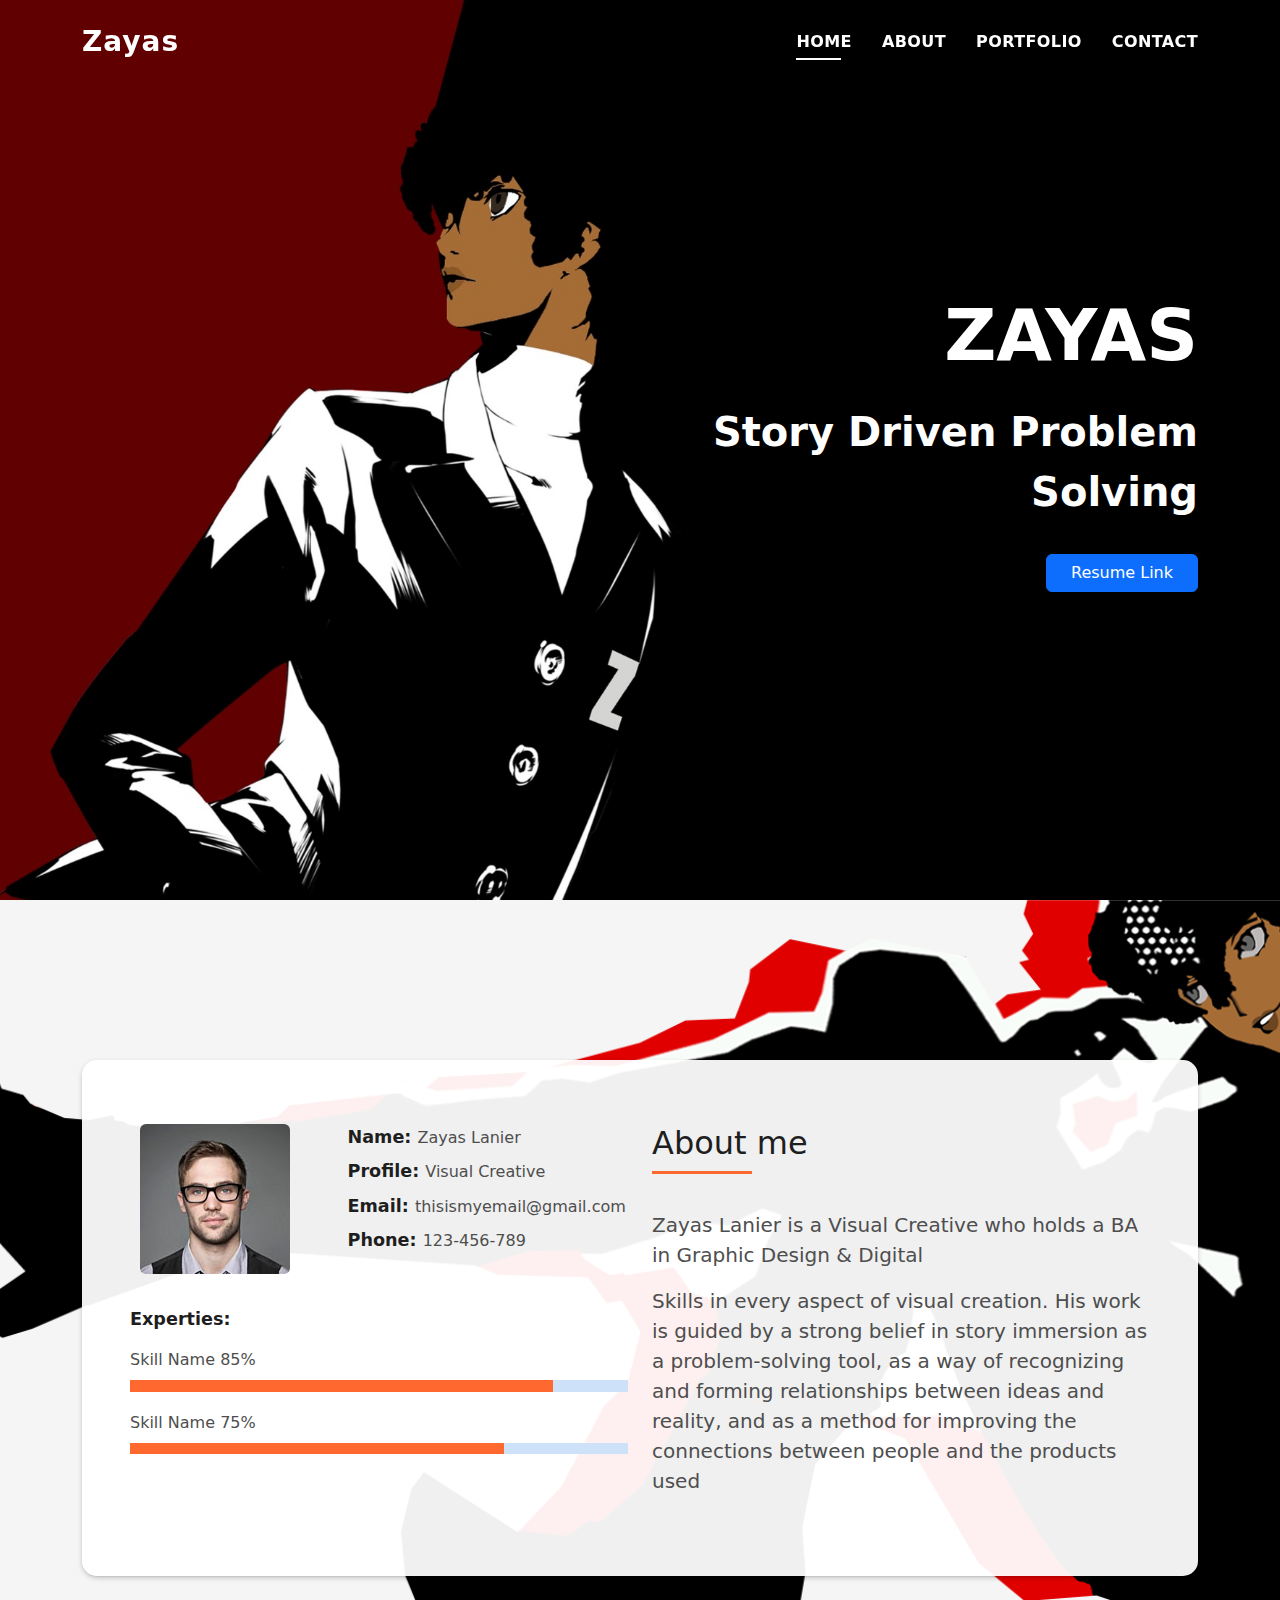
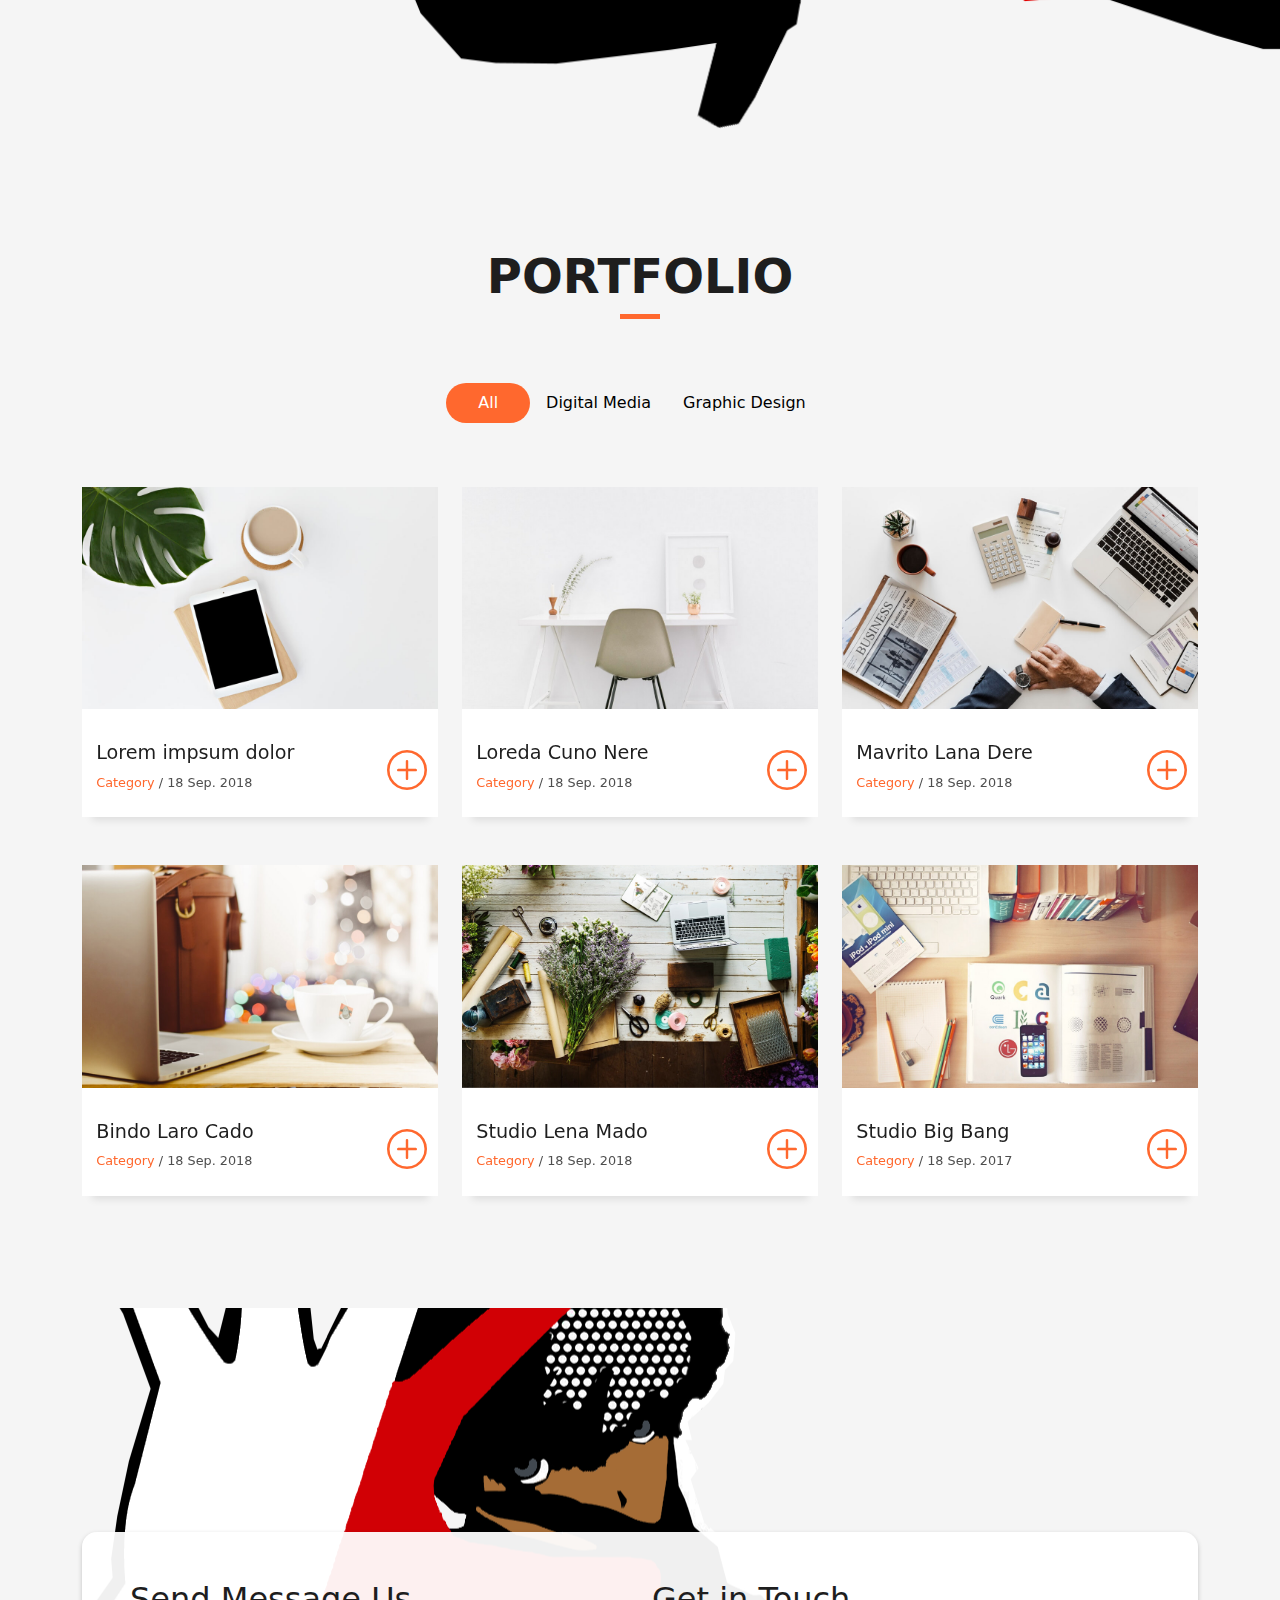
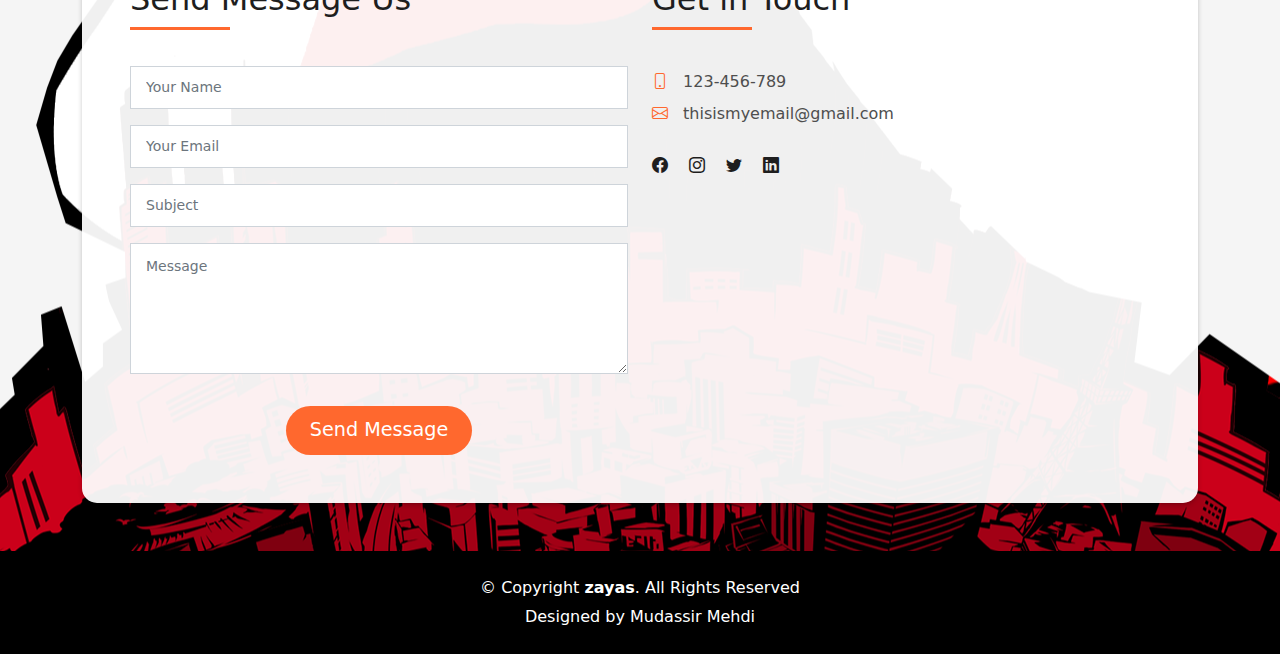
<file: index.html>
<!DOCTYPE html>
<html lang="en">

<head>
  <meta charset="utf-8">
  <meta content="width=device-width, initial-scale=1.0" name="viewport">

  <title>Zayas Portfolio - Home</title>
  <meta content="" name="description">
  <meta content="" name="keywords">

  <!-- Favicons -->
  <link href="assets/img/favicon.png" rel="icon">
  <link href="assets/img/apple-touch-icon.png" rel="apple-touch-icon">

  <!-- Vendor CSS Files -->
  <link href="assets/vendor/bootstrap/css/bootstrap.min.css" rel="stylesheet">
  <link href="assets/vendor/bootstrap-icons/bootstrap-icons.css" rel="stylesheet">
  <link href="assets/vendor/glightbox/css/glightbox.min.css" rel="stylesheet">
  <link href="assets/vendor/swiper/swiper-bundle.min.css" rel="stylesheet">

  <!-- Template Main CSS File -->
  <link href="assets/css/style.css" rel="stylesheet">
</head>

<body>

  <!-- ======= Header ======= -->
  <header id="header" class="fixed-top">
    <div class="container d-flex align-items-center justify-content-between">

      <h1 class="logo"><a href="index.html">Zayas</a></h1>
      <!-- Uncomment below if you prefer to use an image logo -->
      <!-- <a href="index.html" class="logo"><img src="assets/img/logo.png" alt="" class="img-fluid"></a>-->

       <nav id="navbar" class="navbar">
        <ul>
          <li><a class="nav-link active" href="index.html">Home</a></li>
          <li><a class="nav-link" href="about.html">About</a></li> 
          <li><a class="nav-link " href="portfolio.html">Portfolio</a></li> 
          <li><a class="nav-link" href="contact.html">Contact</a></li>
        </ul>
        <i class="bi bi-list mobile-nav-toggle"></i>
      </nav><!-- .navbar -->

    </div>
  </header><!-- End Header -->

  <!-- ======= Hero Section ======= -->
  <div id="hero" class="hero route bg-image" style="background-image: url(assets/img/hero-bg.jpeg)">
    <div class="overlay-"></div>
    <div class="hero-content display-table">
      <div class="table-cell">
        <div class="container text-end">
          <!--<p class="display-6 color-d">Hello, world!</p>-->
          <h1 class="hero-title mb-4">ZAYAS</h1>
     <!--      <p class="hero-subtitle"><span class="typed" data-typed-items="Designer, Developer, Freelancer, Photographer"></span></p> -->
           <p class="hero-subtitle">
             Story Driven Problem <br> Solving
           </p>
          <p class="pt-3"><a class="btn btn-primary btn js-scroll px-4" href="#about" role="button">Resume Link</a></p>
        </div>
      </div>
    </div>
  </div><!-- End Hero Section -->

  <main id="main">

    <!-- ======= About Section ======= -->
    <section id="about" class="about-mf sect-pt4 route" style="background-image: url('assets/img/about-bg.png');">
      <div class="container">
        <div class="row">
          <div class="col-sm-12">
            <div class="box-shadow-full">
              <div class="row">
                <div class="col-md-6">
                  <div class="row">
                    <div class="col-sm-6 col-md-5">
                      <div class="about-img">
                        <img src="assets/img/testimonial-2.jpg" class="img-fluid rounded b-shadow-a" alt="">
                      </div>
                    </div>
                    <div class="col-sm-6 col-md-7">
                      <div class="about-info">
                        <p class="mb-2"><span class="title-s">Name: </span> <span>Zayas Lanier</span></p>
                        <p class="mb-2"><span class="title-s">Profile: </span> <span>Visual Creative</span></p>
                        <p class="mb-2"><span class="title-s">Email: </span> <span>thisismyemail@gmail.com</span></p>
                        <p class="mb-2"><span class="title-s">Phone: </span> <span>123-456-789</span></p>
                      </div>
                    </div>
                  </div>
                  <div class="skill-mf">
                    <p class="title-s">Experties:</p>
                    <span>Skill Name</span> <span class="pull-right">85%</span>
                    <div class="progress">
                      <div class="progress-bar" role="progressbar" style="width: 85%;" aria-valuenow="85" aria-valuemin="0" aria-valuemax="100"></div>
                    </div>
                    <span>Skill Name</span> <span class="pull-right">75%</span>
                    <div class="progress">
                      <div class="progress-bar" role="progressbar" style="width: 75%" aria-valuenow="75" aria-valuemin="0" aria-valuemax="100"></div>
                    </div> 
                  </div>
                </div>
                <div class="col-md-6">
                  <div class="about-me pt-4 pt-md-0">
                    <div class="title-box-2">
                      <h5 class="title-left">
                        About me
                      </h5>
                    </div>
                    <p class="lead">
                      Zayas Lanier is a Visual Creative who holds a BA in Graphic Design & Digital
 
                    </p>
                    <p class="lead"> 
                       Skills in every aspect of visual creation. His work is guided by a strong belief in story
                       immersion as a problem-solving tool, as a way of recognizing and forming
                       relationships between ideas and reality, and as a method for improving the
                       connections between people and the products used
                    </p>
              
                  </div>
                </div>
              </div>
            </div>
          </div>
        </div>
      </div>
    </section><!-- End About Section -->
 

    <!-- ======= Portfolio Section ======= -->
    <section id="work" class="portfolio-mf sect-pt4 route">
      <div class="container">
        <div class="row">
          <div class="col-sm-12">
            <div class="title-box text-center">
              <h3 class="title-a">
                Portfolio
              </h3>
    <!--           <p class="subtitle-a">
                Lorem ipsum, dolor sit amet consectetur adipisicing elit.
              </p> -->
              <div class="line-mf"></div>
            </div>
          </div>
        </div>

        <div class="row">
          <ul class="nav nav-pills mb-3 justify-content-center " id="pills-tab" role="tablist">
            <li class="nav-item" role="presentation">
              <button class="nav-link active" id="pills-home-tab" data-bs-toggle="pill" data-bs-target="#pills-home" type="button" role="tab" aria-controls="pills-home" aria-selected="true">All</button>
            </li>
            <li class="nav-item" role="presentation">
              <button class="nav-link" id="digital-media-tab" data-bs-toggle="pill" data-bs-target="#digital-media" type="button" role="tab" aria-controls="digital-media" aria-selected="false">Digital Media</button>
            </li>
            <li class="nav-item" role="presentation">
              <button class="nav-link" id="graphic-design-tab" data-bs-toggle="pill" data-bs-target="#graphic-design" type="button" role="tab" aria-controls="graphic-design" aria-selected="false">Graphic Design</button>
            </li> 
          </ul>
          <div class="tab-content mt-5" id="pills-tabContent">
            <div class="tab-pane fade show active" id="pills-home" role="tabpanel" aria-labelledby="pills-home-tab" tabindex="0">
                <div class="row">
                  <div class="col-md-4">
                    <div class="work-box">
                      <a href="assets/img/work-1.jpg" data-gallery="portfolioGallery" class="portfolio-lightbox">
                        <div class="work-img">
                          <img src="assets/img/work-1.jpg" alt="" class="img-fluid">
                        </div>
                      </a>
                      <div class="work-content">
                        <div class="row">
                          <div class="col-sm-8">
                            <h2 class="w-title">Lorem impsum dolor</h2>
                            <div class="w-more">
                              <span class="w-ctegory">Category</span> / <span class="w-date">18 Sep. 2018</span>
                            </div>
                          </div>
                          <div class="col-sm-4">
                            <div class="w-like">
                              <a href="portfolio-details.html"> <span class="bi bi-plus-circle"></span></a>
                            </div>
                          </div>
                        </div>
                      </div>
                    </div>
                  </div>
                  <div class="col-md-4">
                    <div class="work-box">
                      <a href="assets/img/work-2.jpg" data-gallery="portfolioGallery" class="portfolio-lightbox">
                        <div class="work-img">
                          <img src="assets/img/work-2.jpg" alt="" class="img-fluid">
                        </div>
                      </a>
                      <div class="work-content">
                        <div class="row">
                          <div class="col-sm-8">
                            <h2 class="w-title">Loreda Cuno Nere</h2>
                            <div class="w-more">
                              <span class="w-ctegory">Category</span> / <span class="w-date">18 Sep. 2018</span>
                            </div>
                          </div>
                          <div class="col-sm-4">
                            <div class="w-like">
                              <a href="portfolio-details.html"> <span class="bi bi-plus-circle"></span></a>
                            </div>
                          </div>
                        </div>
                      </div>
                    </div>
                  </div>
                  <div class="col-md-4">
                    <div class="work-box">
                      <a href="assets/img/work-3.jpg" data-gallery="portfolioGallery" class="portfolio-lightbox">
                        <div class="work-img">
                          <img src="assets/img/work-3.jpg" alt="" class="img-fluid">
                        </div>
                      </a>
                      <div class="work-content">
                        <div class="row">
                          <div class="col-sm-8">
                            <h2 class="w-title">Mavrito Lana Dere</h2>
                            <div class="w-more">
                              <span class="w-ctegory">Category</span> / <span class="w-date">18 Sep. 2018</span>
                            </div>
                          </div>
                          <div class="col-sm-4">
                            <div class="w-like">
                              <a href="portfolio-details.html"> <span class="bi bi-plus-circle"></span></a>
                            </div>
                          </div>
                        </div>
                      </div>
                    </div>
                  </div>
                  <div class="col-md-4">
                    <div class="work-box">
                      <a href="assets/img/work-4.jpg" data-gallery="portfolioGallery" class="portfolio-lightbox">
                        <div class="work-img">
                          <img src="assets/img/work-4.jpg" alt="" class="img-fluid">
                        </div>
                      </a>
                      <div class="work-content">
                        <div class="row">
                          <div class="col-sm-8">
                            <h2 class="w-title">Bindo Laro Cado</h2>
                            <div class="w-more">
                              <span class="w-ctegory">Category</span> / <span class="w-date">18 Sep. 2018</span>
                            </div>
                          </div>
                          <div class="col-sm-4">
                            <div class="w-like">
                              <a href="portfolio-details.html"> <span class="bi bi-plus-circle"></span></a>
                            </div>
                          </div>
                        </div>
                      </div>
                    </div>
                  </div>
                  <div class="col-md-4">
                    <div class="work-box">
                      <a href="assets/img/work-5.jpg" data-gallery="portfolioGallery" class="portfolio-lightbox">
                        <div class="work-img">
                          <img src="assets/img/work-5.jpg" alt="" class="img-fluid">
                        </div>
                      </a>
                      <div class="work-content">
                        <div class="row">
                          <div class="col-sm-8">
                            <h2 class="w-title">Studio Lena Mado</h2>
                            <div class="w-more">
                              <span class="w-ctegory">Category</span> / <span class="w-date">18 Sep. 2018</span>
                            </div>
                          </div>
                          <div class="col-sm-4">
                            <div class="w-like">
                              <a href="portfolio-details.html"> <span class="bi bi-plus-circle"></span></a>
                            </div>
                          </div>
                        </div>
                      </div>
                    </div>
                  </div>
                  <div class="col-md-4">
                    <div class="work-box">
                      <a href="assets/img/work-6.jpg" data-gallery="portfolioGallery" class="portfolio-lightbox">
                        <div class="work-img">
                          <img src="assets/img/work-6.jpg" alt="" class="img-fluid">
                        </div>
                      </a>
                      <div class="work-content">
                        <div class="row">
                          <div class="col-sm-8">
                            <h2 class="w-title">Studio Big Bang</h2>
                            <div class="w-more">
                              <span class="w-ctegory">Category</span> / <span class="w-date">18 Sep. 2017</span>
                            </div>
                          </div>
                          <div class="col-sm-4">
                            <div class="w-like">
                              <a href="portfolio-details.html"> <span class="bi bi-plus-circle"></span></a>
                            </div>
                          </div>
                        </div>
                      </div>
                    </div>
                  </div>

                </div>
            </div>
            <div class="tab-pane fade" id="digital-media" role="tabpanel" aria-labelledby="digital-media-tab" tabindex="0">

                  <div class="row">
                    <div class="col-md-4">
                    <div class="work-box">
                      <a href="assets/img/work-1.jpg" data-gallery="portfolioGallery" class="portfolio-lightbox">
                        <div class="work-img">
                          <img src="assets/img/work-1.jpg" alt="" class="img-fluid">
                        </div>
                      </a>
                      <div class="work-content">
                        <div class="row">
                          <div class="col-sm-8">
                            <h2 class="w-title">Lorem impsum dolor</h2>
                            <div class="w-more">
                              <span class="w-ctegory">Category</span> / <span class="w-date">18 Sep. 2018</span>
                            </div>
                          </div>
                          <div class="col-sm-4">
                            <div class="w-like">
                              <a href="portfolio-details.html"> <span class="bi bi-plus-circle"></span></a>
                            </div>
                          </div>
                        </div>
                      </div>
                    </div>
                  </div>
                  <div class="col-md-4">
                    <div class="work-box">
                      <a href="assets/img/work-2.jpg" data-gallery="portfolioGallery" class="portfolio-lightbox">
                        <div class="work-img">
                          <img src="assets/img/work-2.jpg" alt="" class="img-fluid">
                        </div>
                      </a>
                      <div class="work-content">
                        <div class="row">
                          <div class="col-sm-8">
                            <h2 class="w-title">Loreda Cuno Nere</h2>
                            <div class="w-more">
                              <span class="w-ctegory">Category</span> / <span class="w-date">18 Sep. 2018</span>
                            </div>
                          </div>
                          <div class="col-sm-4">
                            <div class="w-like">
                              <a href="portfolio-details.html"> <span class="bi bi-plus-circle"></span></a>
                            </div>
                          </div>
                        </div>
                      </div>
                    </div>
                  </div>
                  <div class="col-md-4">
                    <div class="work-box">
                      <a href="assets/img/work-3.jpg" data-gallery="portfolioGallery" class="portfolio-lightbox">
                        <div class="work-img">
                          <img src="assets/img/work-3.jpg" alt="" class="img-fluid">
                        </div>
                      </a>
                      <div class="work-content">
                        <div class="row">
                          <div class="col-sm-8">
                            <h2 class="w-title">Mavrito Lana Dere</h2>
                            <div class="w-more">
                              <span class="w-ctegory">Category</span> / <span class="w-date">18 Sep. 2018</span>
                            </div>
                          </div>
                          <div class="col-sm-4">
                            <div class="w-like">
                              <a href="portfolio-details.html"> <span class="bi bi-plus-circle"></span></a>
                            </div>
                          </div>
                        </div>
                      </div>
                    </div>
                  </div>
                  </div>

                </div>

                <div class="tab-pane fade" id="graphic-design" role="tabpanel" aria-labelledby="graphic-design-tab" tabindex="0">
                 
               <div class="row">
                   
                 <div class="col-md-4">
                    <div class="work-box">
                      <a href="assets/img/work-1.jpg" data-gallery="portfolioGallery" class="portfolio-lightbox">
                        <div class="work-img">
                          <img src="assets/img/work-1.jpg" alt="" class="img-fluid">
                        </div>
                      </a>
                      <div class="work-content">
                        <div class="row">
                          <div class="col-sm-8">
                            <h2 class="w-title">Lorem impsum dolor</h2>
                            <div class="w-more">
                              <span class="w-ctegory">Category</span> / <span class="w-date">18 Sep. 2018</span>
                            </div>
                          </div>
                          <div class="col-sm-4">
                            <div class="w-like">
                              <a href="portfolio-details.html"> <span class="bi bi-plus-circle"></span></a>
                            </div>
                          </div>
                        </div>
                      </div>
                    </div>
                  </div>
                  <div class="col-md-4">
                    <div class="work-box">
                      <a href="assets/img/work-2.jpg" data-gallery="portfolioGallery" class="portfolio-lightbox">
                        <div class="work-img">
                          <img src="assets/img/work-2.jpg" alt="" class="img-fluid">
                        </div>
                      </a>
                      <div class="work-content">
                        <div class="row">
                          <div class="col-sm-8">
                            <h2 class="w-title">Loreda Cuno Nere</h2>
                            <div class="w-more">
                              <span class="w-ctegory">Category</span> / <span class="w-date">18 Sep. 2018</span>
                            </div>
                          </div>
                          <div class="col-sm-4">
                            <div class="w-like">
                              <a href="portfolio-details.html"> <span class="bi bi-plus-circle"></span></a>
                            </div>
                          </div>
                        </div>
                      </div>
                    </div>
                  </div> 
               </div>
            </div>

            </div>
            

            </div> 
          </div>

        </div>
      </div>
    </section><!-- End Portfolio Section -->
 

 

    <!-- ======= Contact Section ======= -->
    <section id="contact" class="paralax-mf footer-paralax sect-mt4 route" style="background-image: url('assets/img/contact-bg.png');">
      <!-- <div class="overlay-mf"></div> -->
      <div class="container">
        <div class="row">
          <div class="col-sm-12">
            <div class="contact-mf">
              <div id="contact" class="box-shadow-full">
                <div class="row">
                  <div class="col-md-6">
                    <div class="title-box-2">
                      <h5 class="title-left">
                        Send Message Us
                      </h5>
                    </div>
                    <div>
                      <form action="forms/contact.php" method="post" role="form" class="php-email-form">
                        <div class="row">
                          <div class="col-md-12 mb-3">
                            <div class="form-group">
                              <input type="text" name="name" class="form-control" id="name" placeholder="Your Name" required>
                            </div>
                          </div>
                          <div class="col-md-12 mb-3">
                            <div class="form-group">
                              <input type="email" class="form-control" name="email" id="email" placeholder="Your Email" required>
                            </div>
                          </div>
                          <div class="col-md-12 mb-3">
                            <div class="form-group">
                              <input type="text" class="form-control" name="subject" id="subject" placeholder="Subject" required>
                            </div>
                          </div>
                          <div class="col-md-12">
                            <div class="form-group">
                              <textarea class="form-control" name="message" rows="5" placeholder="Message" required></textarea>
                            </div>
                          </div>
                          <div class="col-md-12 text-center my-3">
                            <div class="loading">Loading</div>
                            <div class="error-message"></div>
                            <div class="sent-message">Your message has been sent. Thank you!</div>
                          </div>
                          <div class="col-md-12 text-center">
                            <button type="submit" class="button button-a button-big button-rouded">Send Message</button>
                          </div>
                        </div>
                      </form>
                    </div>
                  </div>
                  <div class="col-md-6">
                    <div class="title-box-2 pt-4 pt-md-0">
                      <h5 class="title-left">
                        Get in Touch
                      </h5>
                    </div>
                    <div class="more-info">
                  <!--     <p class="lead">
                        Lorem ipsum dolor sit amet consectetur adipisicing elit. Facilis dolorum dolorem soluta quidem
                        expedita aperiam aliquid at.
                        Totam magni ipsum suscipit amet? Autem nemo esse laboriosam ratione nobis
                        mollitia inventore?
                      </p> -->
                      <ul class="list-ico">
                    <!--     <li><span class="bi bi-geo-alt"></span> 329 WASHINGTON ST BOSTON, MA 02108</li> -->
                        <li><span class="bi bi-phone"></span> 123-456-789</li>
                        <li><span class="bi bi-envelope"></span> thisismyemail@gmail.com</li>
                      </ul>
                    </div>
                    <div class="socials">
                      <ul>
                        <li><a href=""><span class="me-3"><i class="bi bi-facebook"></i></span></a></li>
                        <li><a href=""><span class="me-3"><i class="bi bi-instagram"></i></span></a></li>
                        <li><a href=""><span class="me-3"><i class="bi bi-twitter"></i></span></a></li>
                        <li><a href=""><span class="me-3"><i class="bi bi-linkedin"></i></span></a></li>
                      </ul>
                    </div>
                  </div>
                </div>
              </div>
            </div>
          </div>
        </div>
      </div>
    </section><!-- End Contact Section -->

  </main><!-- End #main -->

  <!-- ======= Footer ======= -->
  <footer>
    <div class="container">
      <div class="row">
        <div class="col-sm-12">
          <div class="copyright-box">
            <p class="copyright">&copy; Copyright <strong>zayas</strong>. All Rights Reserved</p>
            <div class="credits">
              Designed by <a href="https://mudassirmehdi.com/" target="_blank">Mudassir Mehdi</a>
            </div>
          </div>
        </div>
      </div>
    </div>
  </footer><!-- End  Footer -->

  <div id="preloader"></div>
  <a href="#" class="back-to-top d-flex align-items-center justify-content-center"><i class="bi bi-arrow-up-short"></i></a>

  <!-- Vendor JS Files -->
  <script src="assets/vendor/purecounter/purecounter_vanilla.js"></script>
  <script src="assets/vendor/bootstrap/js/bootstrap.bundle.min.js"></script>
  <script src="assets/vendor/glightbox/js/glightbox.min.js"></script>
  <script src="assets/vendor/swiper/swiper-bundle.min.js"></script>
  <script src="assets/vendor/typed.js/typed.min.js"></script>
  <script src="assets/vendor/php-email-form/validate.js"></script>

  <!-- Template Main JS File -->
  <script src="assets/js/main.js"></script>

</body>

</html>
</file>
<file: assets/css/style.css>
/*--------------------------------------------------------------
# General
--------------------------------------------------------------*/
body {
  background-color: #f5f5f5;
  color: #4e4e4e;
}

h1,
h2,
h3,
h4,
h5,
h6 {
  color: #1e1e1e;
}

a {
  color: #1e1e1e;
  text-decoration: none;
  transition: all 0.5s ease-in-out;
}

a:hover {
  color: #ff682e;
  text-decoration: none;
  transition: all 0.5s ease-in-out;
}

.p-r {
  position: relative;
}

.color-a {
  text-decoration: none;
  color: #ff682e;
}

.color-d {
  color: #f5f5f5;
}

.color-text-a {
  text-decoration: none;
  color: #4e4e4e;
}

.box-shadow,
.card-blog,
.work-box,
.service-box,
.paralax-mf {
  box-shadow: 0 13px 8px -10px rgba(0, 0, 0, 0.1);
}

.box-shadow-a,
.button:hover {
  text-decoration: none;
  box-shadow: 0 0 0 4px #cde1f8;
}

.display-5 {
  font-size: 2.5rem;
  font-weight: 300;
  line-height: 1.1;
}

.display-6 {
  font-size: 2rem;
  font-weight: 300;
  line-height: 1.1;
}

.avatar {
  width: 32px;
  height: 32px;
  margin-right: 4px;
  overflow: hidden;
}

.bg-image {
  background-repeat: no-repeat;
  background-attachment: fixed;
  background-size: cover;
  background-position: top center;
}

@media (max-width: 1024px) {
  .bg-image {
    background-attachment: scroll;
  }
}

.overlay-mf {
  background-color: #ff682e;
}

.overlay-mf {
  position: absolute;
  top: 0;
  left: 0px;
  padding: 0;
  height: 100%;
  width: 100%;
  opacity: 0.7;
}

.paralax-mf {
  position: relative;
  padding: 8rem 0;
}

.display-table {
  width: 100%;
  height: 100%;
  display: table;
}

.table-cell {
  display: table-cell;
  vertical-align: middle;
}

/*--/ Sections /--*/
.sect-4 {
  padding: 4rem 0;
}

.sect-pt4 {
  padding-top: 4rem;
}

.sect-mt4 {
  margin-top: 4rem;
}

/*--/ Title s /--*/
.title-s {
  font-weight: 600;
  color: #1e1e1e;
  font-size: 1.1rem;
}

/*--/ Title A /--*/
.title-box {
  margin-bottom: 4rem;
}

.title-a {
  text-decoration: none;
  font-size: 3rem;
  font-weight: bold;
  text-transform: uppercase;
}

.subtitle-a {
  text-decoration: none;
  color: #4e4e4e;
}

.line-mf {
  width: 40px;
  height: 5px;
  background-color: #ff682e;
  margin: 0 auto;
}

/*--/ Title Left /--*/
.title-box-2 {
  margin-bottom: 3rem;
}

.title-left {
  font-size: 2rem;
  position: relative;
}

.title-left:before {
  content: "";
  position: absolute;
  height: 3px;
  background-color: #ff682e;
  width: 100px;
  bottom: -12px;
}

/*------/ Box /------*/
.box-pl2 {
  padding-left: 2rem;
}

.box-shadow-full {
  padding: 3rem 1.25rem;
  position: relative;
  background-color: #fffffff0;
  margin-bottom: 3rem;
  z-index: 2;
  border-radius: 15px;
  box-shadow: 0 1px 1px 0 rgba(0, 0, 0, 0.06), 0 2px 5px 0 rgba(0, 0, 0, 0.2);
}

@media (min-width: 768px) {
  .box-shadow-full {
    padding: 3rem;
  }
}

/*------/ Socials /------*/
.socials {
  padding: 1.5rem 0;
}

.socials ul li {
  display: inline-block;
}

.socials .ico-circle {
  height: 40px;
  width: 40px;
  font-size: 1.2rem;
  border-radius: 50%;
  line-height: 1.6;
  margin: 0 15px 0 0;
  box-shadow: 0 0 0 3px #ff682e;
  transition: all 500ms ease;
}

.socials .ico-circle:hover {
  background-color: #ff682e;
  color: #fff;
  box-shadow: 0 0 0 3px #cde1f8;
  transition: all 500ms ease;
}

/*------/ Ul resect /------*/
.ul-resect,
.widget-tags ul,
.widget-sidebar .list-sidebar,
.box-comments .list-comments,
.blog-wrapper .post-meta ul,
.list-ico,
.socials ul {
  list-style: none;
  padding-left: 0;
  margin-bottom: 0;
}

.list-ico {
  line-height: 2;
}

.list-ico span {
  color: #ff682e;
  margin-right: 10px;
}

/*------/ Ico Circle /------*/
.ico-circle {
  height: 100px;
  width: 100px;
  font-size: 2rem;
  border-radius: 50%;
  line-height: 1.55;
  margin: 0 auto;
  text-align: center;
  box-shadow: 0 0 0 10px #ff682e;
  display: block;
}

/*------/ Owl Carousel /------*/
.owl-theme .owl-dots {
  text-align: center;
  margin-top: 18px;
}

.owl-theme .owl-dots .owl-dot {
  display: inline-block;
}

.owl-theme .owl-dots .owl-dot span {
  width: 18px;
  height: 7px;
  margin: 5px 5px;
  background: #cde1f8;
  border: 0px solid #cde1f8;
  display: block;
  transition: all 0.6s ease-in-out;
  cursor: pointer;
}

.owl-theme .owl-dots .owl-dot:hover span {
  background-color: #cde1f8;
}

.owl-theme .owl-dots .owl-dot.active span {
  background-color: #1B1B1B;
  width: 25px;
}

/*--/ Scrolltop s /--*/
.scrolltop-mf {
  position: relative;
  display: none;
}

.scrolltop-mf span {
  z-index: 999;
  position: fixed;
  width: 42px;
  height: 42px;
  background-color: #ff682e;
  opacity: 0.7;
  font-size: 1.6rem;
  line-height: 1.5;
  text-align: center;
  color: #fff;
  top: auto;
  left: auto;
  right: 30px;
  bottom: 50px;
  cursor: pointer;
  border-radius: 50%;
}

/*--------------------------------------------------------------
# Back to top button
--------------------------------------------------------------*/
.back-to-top {
  position: fixed;
  visibility: hidden;
  opacity: 0;
  right: 15px;
  bottom: 15px;
  z-index: 996;
  background: #ff682e;
  width: 40px;
  height: 40px;
  border-radius: 50px;
  transition: all 0.4s;
}

.back-to-top i {
  font-size: 28px;
  color: #fff;
  line-height: 0;
}

.back-to-top:hover {
  background: #298eff;
  color: #fff;
}

.back-to-top.active {
  visibility: visible;
  opacity: 1;
}

/*------/ Prelaoder /------*/
#preloader {
  position: fixed;
  top: 0;
  left: 0;
  right: 0;
  bottom: 0;
  z-index: 9999;
  overflow: hidden;
  background: #fff;
}

#preloader:before {
  content: "";
  position: fixed;
  top: calc(50% - 30px);
  left: calc(50% - 30px);
  border: 6px solid #f2f2f2;
  border-top: 6px solid #ff682e;
  border-radius: 50%;
  width: 60px;
  height: 60px;
  -webkit-animation: animate-preloader 1s linear infinite;
  animation: animate-preloader 1s linear infinite;
}

@-webkit-keyframes animate-preloader {
  0% {
    transform: rotate(0deg);
  }

  100% {
    transform: rotate(360deg);
  }
}

@keyframes animate-preloader {
  0% {
    transform: rotate(0deg);
  }

  100% {
    transform: rotate(360deg);
  }
}

/*------/ Button /------*/
.button {
  display: inline-block;
  padding: 0.3rem 0.6rem;
  text-align: center;
  vertical-align: middle;
  -webkit-user-select: none;
  -moz-user-select: none;
  user-select: none;
  font-size: 1rem;
  border-radius: 0.3rem;
  border: 1px solid transparent;
  transition: all 500ms ease;
  cursor: pointer;
}

.button:focus {
  outline: 0;
}

.button:hover {
  background-color: #000;
  color: #fff;
  transition: all 500ms ease;
}

.button-a {
  text-decoration: none;
  background-color: #ff682e;
  color: #fff;
  border-color: #cde1f8;
}

.button-big {
  padding: 0.9rem 2.3rem;
  font-size: 1.2rem;
}

.button-rouded {
  border-radius: 5rem;
}

.btn-lg {
  padding: 0.5rem 1rem;
  font-size: 1.25rem;
  line-height: 1.5;
  border-radius: 0.3rem;
}

.nav-pills .nav-item .active {
   border-radius: 30px;
   padding: 8px 32px;
   color: #fff !important;
   background-color: #ff682e;
}
.nav-pills .nav-item .nav-link {
   color: #000;
}

/*--------------------------------------------------------------
# Header
--------------------------------------------------------------*/
#header {
  transition: all 0.5s;
  z-index: 997;
  padding: 20px 0;
}

#header .logo {
  font-size: 28px;
  margin: 0;
  padding: 0;
  font-weight: 600;
  letter-spacing: 1px;
}

#header .logo a {
  color: #fff;
}

#header .logo img {
  max-height: 40px;
}

#header.header-scrolled {
  background: rgba(0, 0, 0, 0.9);
  padding: 12px 0;
}

/*--------------------------------------------------------------
# Navigation Menu
--------------------------------------------------------------*/
/**
* Desktop Navigation 
*/
.navbar {
  padding: 0;
}

.navbar ul {
  margin: 0;
  padding: 0;
  display: flex;
  list-style: none;
  align-items: center;
}

.navbar li {
  position: relative;
}

.navbar>ul>li {
  white-space: nowrap;
  padding: 10px 0 10px 30px;
}

.navbar a,
.navbar a:focus {
  display: flex;
  align-items: center;
  justify-content: space-between;
  color: #fff;
  font-size: 16px;
  font-weight: 600;
  padding: 0;
  white-space: nowrap;
  transition: 0.3s;
  letter-spacing: 0.4px;
  position: relative;
  text-transform: uppercase;
}

.navbar a i,
.navbar a:focus i {
  font-size: 12px;
  line-height: 0;
  margin-left: 5px;
}

.navbar>ul>li>a:before {
  content: "";
  position: absolute;
  width: 100%;
  height: 2px;
  bottom: -6px;
  left: 0;
  width: 0;
  background-color: #fff;
  visibility: hidden;
  transition: all 0.3s ease-in-out 0s;
}

.navbar a:hover:before,
.navbar li:hover>a:before,
.navbar .active:before {
  visibility: visible;
  width: 80%;
}

.navbar a:hover,
.navbar .active,
.navbar .active:focus,
.navbar li:hover>a {
  color: #fff;
}

.navbar .dropdown ul {
  display: block;
  position: absolute;
  left: 30px;
  top: calc(100% + 30px);
  margin: 0;
  padding: 10px 0;
  z-index: 99;
  opacity: 0;
  visibility: hidden;
  background: #fff;
  box-shadow: 0px 0px 30px rgba(127, 137, 161, 0.25);
  transition: 0.3s;
}

.navbar .dropdown ul li {
  min-width: 200px;
}

.navbar .dropdown ul a {
  padding: 10px 20px;
  font-size: 14px;
  text-transform: none;
  color: #4e4e4e;
}

.navbar .dropdown ul a i {
  font-size: 12px;
}

.navbar .dropdown ul a:hover,
.navbar .dropdown ul .active:hover,
.navbar .dropdown ul li:hover>a {
  color: #ff682e;
}

.navbar .dropdown:hover>ul {
  opacity: 1;
  top: 100%;
  visibility: visible;
}

.navbar .dropdown .dropdown ul {
  top: 0;
  left: calc(100% - 30px);
  visibility: hidden;
}

.navbar .dropdown .dropdown:hover>ul {
  opacity: 1;
  top: 0;
  left: 100%;
  visibility: visible;
}

@media (max-width: 1366px) {
  .navbar .dropdown .dropdown ul {
    left: -90%;
  }

  .navbar .dropdown .dropdown:hover>ul {
    left: -100%;
  }
}

/**
* Mobile Navigation 
*/
.mobile-nav-toggle {
  color: #fff;
  font-size: 28px;
  cursor: pointer;
  display: none;
  line-height: 0;
  transition: 0.5s;
}

@media (max-width: 991px) {
  .mobile-nav-toggle {
    display: block;
  }

  .navbar ul {
    display: none;
  }
}

.navbar-mobile {
  position: fixed;
  overflow: hidden;
  top: 0;
  right: 0;
  left: 0;
  bottom: 0;
  background: rgba(78, 78, 78, 0.9);
  transition: 0.3s;
  z-index: 999;
}

.navbar-mobile .mobile-nav-toggle {
  position: absolute;
  top: 15px;
  right: 15px;
}

.navbar-mobile ul {
  display: block;
  position: absolute;
  top: 55px;
  right: 15px;
  bottom: 15px;
  left: 15px;
  padding: 10px 0;
  background-color: #fff;
  overflow-y: auto;
  transition: 0.3s;
}

.navbar-mobile>ul>li {
  padding: 0;
}

.navbar-mobile a:hover:before,
.navbar-mobile li:hover>a:before,
.navbar-mobile .active:before {
  visibility: hidden;
}

.navbar-mobile a,
.navbar-mobile a:focus {
  padding: 10px 20px;
  font-size: 15px;
  color: #4e4e4e;
}

.navbar-mobile a:hover,
.navbar-mobile .active,
.navbar-mobile li:hover>a {
  color: #ff682e;
}

.navbar-mobile .getstarted,
.navbar-mobile .getstarted:focus {
  margin: 15px;
}

.navbar-mobile .dropdown ul {
  position: static;
  display: none;
  margin: 10px 20px;
  padding: 10px 0;
  z-index: 99;
  opacity: 1;
  visibility: visible;
  background: #fff;
  box-shadow: 0px 0px 30px rgba(127, 137, 161, 0.25);
}

.navbar-mobile .dropdown ul li {
  min-width: 200px;
}

.navbar-mobile .dropdown ul a {
  padding: 10px 20px;
}

.navbar-mobile .dropdown ul a i {
  font-size: 12px;
}

.navbar-mobile .dropdown ul a:hover,
.navbar-mobile .dropdown ul .active:hover,
.navbar-mobile .dropdown ul li:hover>a {
  color: #ff682e;
}

.navbar-mobile .dropdown>.dropdown-active {
  display: block;
}

/*--------------------------------------------------------------
# Hero Section
--------------------------------------------------------------*/
.hero {
  height: 100vh;
  position: relative;
  color: #fff;
}

.hero .hero-content {
  text-align: center;
  position: absolute;
}

.hero .overlay-itro {
  background-color: rgba(0, 0, 0, 0.6);
  position: absolute;
  top: 0;
  left: 0px;
  padding: 0;
  height: 100%;
  width: 100%;
  opacity: 0.9;
}

.hero .hero-title {
  color: #fff;
  font-weight: 600;
  font-size: 3rem;
}

@media (min-width: 768px) {
  .hero .hero-title {
    font-size: 4.5rem;
  }
}

.hero .hero-subtitle {
  font-size: 1.5rem;
  font-weight: 600;
}

@media (min-width: 768px) {
  .hero .hero-subtitle {
    font-size: 2.5rem;
  }
}

.hero .text-slider-items {
  display: none;
}

.hero-single {
  height: 350px;
}

.hero-single .hero-content {
  margin-top: 30px;
}

.hero-single .hero-title {
  text-transform: uppercase;
  font-size: 3rem;
}

@media (min-width: 768px) {
  .hero-single .hero-title {
    font-size: 3.5rem;
  }
}

.hero-single .breadcrumb {
  background-color: transparent;
  color: #ff682e;
}

.hero-single .breadcrumb .breadcrumb-item:before {
  color: #cde1f8;
}

.hero-single .breadcrumb .breadcrumb-item.active {
  color: #cde1f8;
}

.hero-single .breadcrumb a {
  color: #fff;
}

/*--------------------------------------------------------------
# About
--------------------------------------------------------------*/
.about-mf .box-shadow-full {
  padding-top: 4rem;
  padding-bottom: 4rem;
}

.about-mf .about-img {
  margin-bottom: 2rem;
}

.about-mf {
  padding: 10rem 0;
  background-size: cover;
  background-position: center;
}

.about-mf .about-img img {
  margin-left: 10px;
}

@media (min-width: 767px) {
  .about-mf .box-pl2 {
    margin-top: 3rem;
    padding-left: 0rem;
  }
}

.skill-mf span {
  color: #4e4e4e;
}

.skill-mf .progress {
  background-color: #cde1f8;
  margin: 0.5rem 0 1.2rem 0;
  border-radius: 0;
  height: 0.7rem;
}

.skill-mf .progress .progress-bar {
  height: 0.7rem;
  background-color: #ff682e;
}

/*--------------------------------------------------------------
# Services
--------------------------------------------------------------*/
.service-box {
  background-color: #fff;
  padding: 2.5rem 1.3rem;
  border-radius: 1rem;
  margin-bottom: 3rem;
  text-align: center;
}

.service-box:hover .ico-circle {
  transition: all 500ms ease;
  color: #fff;
  background-color: #ff682e;
  box-shadow: 0 0 0 10px #cde1f8;
}

.service-box .service-ico {
  margin-bottom: 1rem;
  color: #1e1e1e;
}

.service-box .ico-circle {
  transition: all 500ms ease;
  display: inline-flex;
  align-items: center;
  justify-content: center;
}

.service-box .ico-circle i {
  line-height: 0;
  font-size: 40px;
}

.service-box .s-title {
  font-size: 1.4rem;
  text-transform: uppercase;
  text-align: center;
  padding: 0.4rem 0;
}

.service-box .s-description {
  color: #4e4e4e;
}

/*--------------------------------------------------------------
# Counter
--------------------------------------------------------------*/
.counter-box {
  color: #fff;
  text-align: center;
}

@media (min-width: 577px) {
  .counter-box {
    margin-bottom: 1.8rem;
  }
}

.counter-ico {
  margin-bottom: 1rem;
}

.counter-ico .ico-circle {
  height: 60px;
  width: 60px;
  line-height: 1.5;
  box-shadow: 0 0 0 10px #cde1f8;
}

.counter-num .counter {
  font-size: 2rem;
  margin-bottom: 0;
}

/*--------------------------------------------------------------
# Portfolio
--------------------------------------------------------------*/
.work-box {
  margin-bottom: 3rem;
  -webkit-backface-visibility: hidden;
  backface-visibility: hidden;
  background-color: #fff;
}

.work-box:hover img {
  transform: scale(1.3);
}

.work-img {
  display: block;
  overflow: hidden;
}

.work-img img {
  transition: all 1s;
}

.work-content {
  padding: 2rem 3% 1rem 4%;
}

.work-content .w-more {
  color: #4e4e4e;
  font-size: 0.8rem;
}

.work-content .w-more .w-ctegory {
  color: #ff682e;
}

.work-content .w-like {
  font-size: 2.5rem;
  color: #ff682e;
  float: right;
}

.work-content .w-like a {
  color: #ff682e;
}

.work-content .w-like .num-like {
  font-size: 0.7rem;
}

.w-title {
  font-size: 1.2rem;
}

/*--------------------------------------------------------------
# Portfolio Details
--------------------------------------------------------------*/
.portfolio-details {
  padding-top: 40px;
}

.portfolio-details .portfolio-details-slider img {
  width: 100%;
}

.portfolio-details .portfolio-details-slider .swiper-pagination {
  margin-top: 20px;
  position: relative;
}

.portfolio-details .portfolio-details-slider .swiper-pagination .swiper-pagination-bullet {
  width: 12px;
  height: 12px;
  background-color: #fff;
  opacity: 1;
  border: 1px solid #ff682e;
}

.portfolio-details .portfolio-details-slider .swiper-pagination .swiper-pagination-bullet-active {
  background-color: #ff682e;
}

.portfolio-details .portfolio-info {
  padding: 30px;
  box-shadow: 0px 0 30px rgba(78, 78, 78, 0.08);
}

.portfolio-details .portfolio-info h3 {
  font-size: 22px;
  font-weight: 700;
  margin-bottom: 20px;
  padding-bottom: 20px;
  border-bottom: 1px solid #eee;
}

.portfolio-details .portfolio-info ul {
  list-style: none;
  padding: 0;
  font-size: 15px;
}

.portfolio-details .portfolio-info ul li+li {
  margin-top: 10px;
}

.portfolio-details .portfolio-description {
  padding-top: 30px;
}

.portfolio-details .portfolio-description h2 {
  font-size: 26px;
  font-weight: 700;
  margin-bottom: 20px;
}

.portfolio-details .portfolio-description p {
  padding: 0;
}

/*--------------------------------------------------------------
# Testimonials
--------------------------------------------------------------*/
.testimonial-box {
  color: #fff;
  text-align: center;
}

.testimonial-box .author-test {
  margin-top: 1rem;
}

.testimonial-box .author-test img {
  margin: 0 auto;
}

.testimonial-box .author {
  color: #fff;
  text-transform: uppercase;
  font-weight: 600;
  margin: 1rem 0;
  display: block;
  font-size: 1.4rem;
}

.testimonial-box .comit {
  font-size: 2rem;
  color: #ff682e;
  background-color: #fff;
  width: 52px;
  height: 52px;
  display: block;
  margin: 0 auto;
  border-radius: 50%;
  line-height: 1.6;
}

@media (min-width: 768px) {
  .testimonial-box .description {
    padding: 0 5rem;
  }
}

@media (min-width: 992px) {
  .testimonial-box .description {
    padding: 0 8rem;
  }
}

@media (min-width: 1200px) {
  .testimonial-box .description {
    padding: 0 13rem;
  }
}

.swiper-pagination {
  margin-top: 20px;
  position: relative;
}

.swiper-pagination .swiper-pagination-bullet {
  width: 12px;
  height: 12px;
  background-color: rgba(255, 255, 255, 0.4);
  opacity: 1;
}

.swiper-pagination .swiper-pagination-bullet-active {
  background-color: #fff;
}

/*--------------------------------------------------------------
# Contact
--------------------------------------------------------------*/
.footer-paralax {
  padding: 10rem 0 0 0;
  /*background-size: cover;*/
  background-position: center;
}

.contact-mf {
  margin-top: 4rem;
}

@media (min-width: 767px) {
  .contact-mf .box-pl2 {
    margin-top: 3rem;
    padding-left: 0rem;
  }
}

.php-email-form .error-message {
  display: none;
  color: #fff;
  background: #ed3c0d;
  text-align: center;
  padding: 15px;
  font-weight: 600;
}

.php-email-form .sent-message {
  display: none;
  color: #fff;
  background: #18d26e;
  text-align: center;
  padding: 15px;
  font-weight: 600;
}

.php-email-form .loading {
  display: none;
  background: #fff;
  text-align: center;
  padding: 15px;
}

.php-email-form .loading:before {
  content: "";
  display: inline-block;
  border-radius: 50%;
  width: 24px;
  height: 24px;
  margin: 0 10px -6px 0;
  border: 3px solid #18d26e;
  border-top-color: #eee;
  -webkit-animation: animate-loading 1s linear infinite;
  animation: animate-loading 1s linear infinite;
}

.php-email-form input,
.php-email-form textarea {
  border-radius: 0;
  box-shadow: none;
  font-size: 14px;
}

.php-email-form input:focus,
.php-email-form textarea:focus {
  border-color: #ff682e;
}

.php-email-form input {
  padding: 10px 15px;
}

.php-email-form textarea {
  padding: 12px 15px;
  margin-bottom: 0;
}

.php-email-form button[type=submit] {
  background: #ff682e;
  border: 0;
  padding: 10px 24px;
  color: #fff;
  transition: 0.4s;
}

.php-email-form button[type=submit]:hover {
  background: #3393ff;
}

@-webkit-keyframes animate-loading {
  0% {
    transform: rotate(0deg);
  }

  100% {
    transform: rotate(360deg);
  }
}

@keyframes animate-loading {
  0% {
    transform: rotate(0deg);
  }

  100% {
    transform: rotate(360deg);
  }
}

/*--------------------------------------------------------------
# Blog
--------------------------------------------------------------*/
@media (min-width: 767px) {
  .card-blog {
    margin-bottom: 3rem;
  }
}

.card-blog .card-body {
  position: relative;
}

.card-blog .card-category-box {
  position: absolute;
  text-align: center;
  top: -16px;
  left: 15px;
  right: 15px;
  line-height: 25px;
  overflow: hidden;
}

.card-blog .card-category {
  display: inline-block;
  color: #fff;
  padding: 0 15px 5px;
  overflow: hidden;
  background-color: #ff682e;
  border-radius: 4px;
}

.card-blog .card-category .category {
  color: #fff;
  display: inline-block;
  text-transform: uppercase;
  font-size: 0.7rem;
  letter-spacing: 0.1px;
  margin-bottom: 0;
}

.card-blog .card-title {
  font-size: 1.3rem;
  margin-top: 0.6rem;
}

.card-blog .card-description {
  color: #4e4e4e;
}

.card-blog .post-author {
  display: inline-block;
}

.card-blog .post-date {
  color: #4e4e4e;
  display: inline-block;
  float: right;
}

/*--------------------------------------------------------------
# Blog Single
--------------------------------------------------------------*/
.post-box,
.form-comments,
.box-comments,
.widget-sidebar {
  padding: 2rem;
  background-color: #fff;
  margin-bottom: 3rem;
}

@media (min-width: 768px) {

  .post-box,
  .form-comments,
  .box-comments,
  .widget-sidebar {
    padding: 3rem;
  }
}

.blog-wrapper .article-title {
  font-size: 1.5rem;
}

@media (min-width: 768px) {
  .blog-wrapper .article-title {
    font-size: 1.9rem;
  }
}

.blog-wrapper .post-meta {
  margin: 1rem 0;
}

.blog-wrapper .post-meta ul {
  border-left: 4px solid #ff682e;
  margin-top: 1rem;
}

.blog-wrapper .post-meta ul li {
  display: inline-block;
  margin-left: 15px;
}

.blog-wrapper .post-meta ul a {
  color: #ff682e;
}

.blog-wrapper .post-meta ul span {
  color: #1e1e1e;
}

.blog-wrapper .blockquote {
  border-left: 4px solid #ff682e;
  padding: 18px;
  font-style: italic;
}

/*------/ Comments /------*/
.box-comments .list-comments li {
  padding-bottom: 40px;
}

.box-comments .list-comments .comment-avatar {
  display: table-cell;
  vertical-align: top;
}

.box-comments .list-comments .comment-avatar img {
  width: 80px;
  height: 80px;
}

.box-comments .list-comments .comment-author {
  font-size: 1.3rem;
}

@media (min-width: 768px) {
  .box-comments .list-comments .comment-author {
    font-size: 1.5rem;
  }
}

.box-comments .list-comments .comment-details {
  display: table-cell;
  vertical-align: top;
  padding-left: 25px;
}

.box-comments .list-comments a {
  color: #ff682e;
}

.box-comments .list-comments span {
  color: #1e1e1e;
  font-style: italic;
}

.box-comments .comment-children {
  margin-left: 40px;
}

/*------/ Sidebar /------*/
.widget-sidebar .sidebar-title {
  font-size: 1.6rem;
  font-weight: 600;
  border-left: 5px solid #ff682e;
  padding-left: 15px;
  text-transform: uppercase;
  margin-bottom: 1.5rem;
}

.widget-sidebar .list-sidebar li {
  position: relative;
  padding: 6px 0 6px 24px;
}

.widget-sidebar .list-sidebar li:before {
  position: absolute;
  content: "";
  width: 10px;
  height: 1px;
  left: 0;
  background-color: #ff682e;
  top: 20px;
}

.sidebar-search input {
  background-color: #fff;
  border-radius: 0;
  transition: all 0.5s ease-in-out;
}

.sidebar-search .btn-search {
  background-color: #ff682e;
  border-color: #ff682e;
  border-radius: 0;
  padding-left: 20px;
  padding-right: 20px;
}

.widget-tags ul li {
  display: inline-block;
  background-color: #ff682e;
  padding: 0.2rem 0.6rem;
  margin-bottom: 0.5rem;
  border-radius: 15px;
}

.widget-tags ul li a {
  color: #fff;
}

/*--------------------------------------------------------------
# Footer
--------------------------------------------------------------*/
footer {
  text-align: center;
  color: #fff;
  padding: 25px 0;
  background: #000;
}

footer .copyright {
  margin-bottom: 0.3rem;
}

footer .credits {
  margin-bottom: 0;
}

footer .credits a {
  color: #fff;
}
</file>
